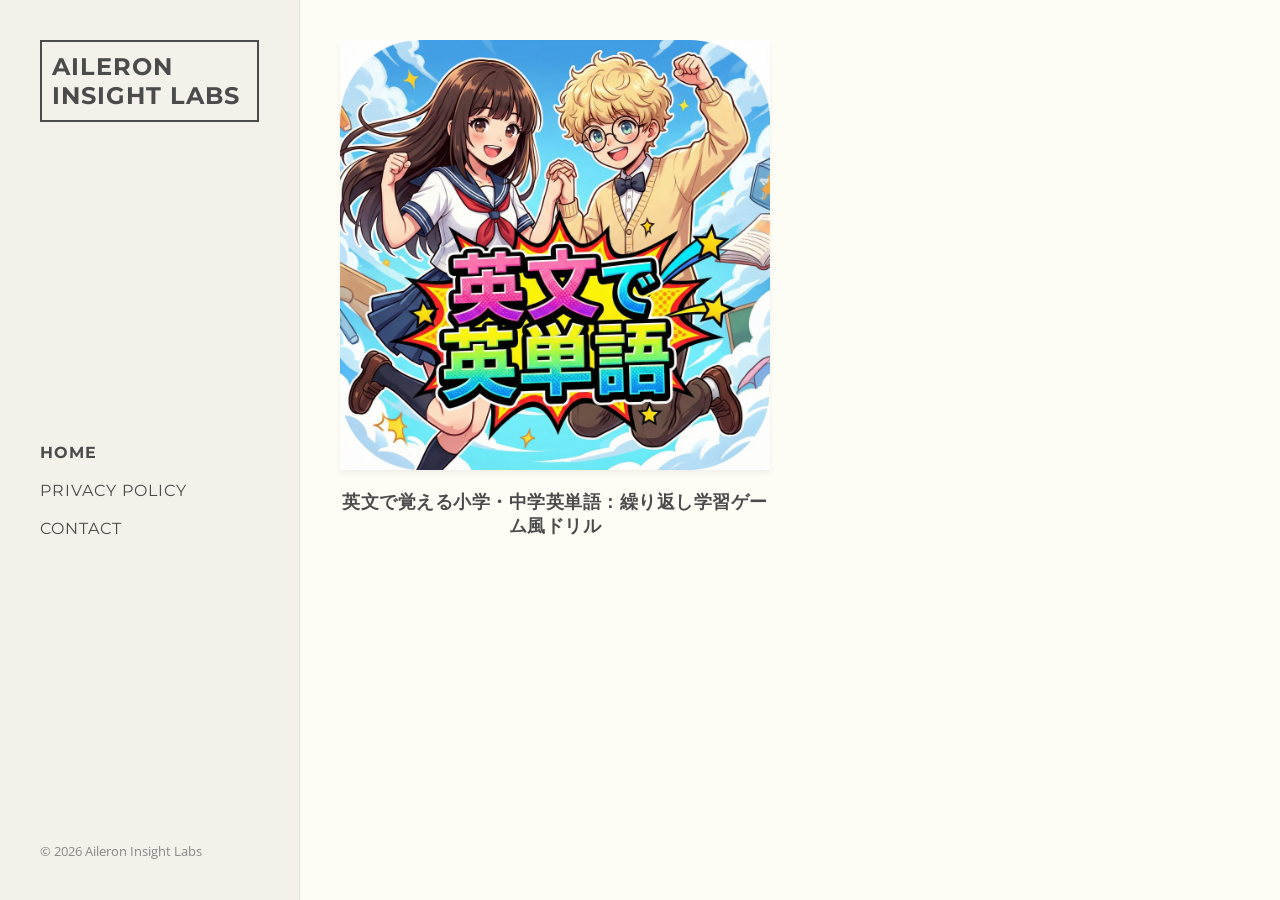
<file: index.html>
<!DOCTYPE html>
<html lang="ja">

<head>
    <meta charset="UTF-8">
    <meta name="viewport" content="width=device-width, initial-scale=1.0">
    <title>Aileron Insight Labs</title>
    <link rel="preconnect" href="https://fonts.googleapis.com">
    <link rel="preconnect" href="https://fonts.gstatic.com" crossorigin>
    <link
        href="https://fonts.googleapis.com/css2?family=Montserrat:wght@400;700&family=Open+Sans:wght@400;600&display=swap"
        rel="stylesheet">
    <link rel="stylesheet" href="css/style.css">
</head>

<body>

    <header class="sidebar">
        <div class="sidebar-header">
            <h1 class="logo"><a href="index.html">Aileron Insight Labs</a></h1>
            <button class="mobile-menu-toggle" aria-label="Toggle navigation">
                <span></span>
                <span></span>
                <span></span>
            </button>
        </div>

        <nav class="main-nav">
            <ul>
                <li><a href="index.html" class="active">Home</a></li>
                <!-- <li><a href="about.html">About</a></li> -->
                <li><a href="privacy.html">Privacy Policy</a></li>
                <li><a href="contact.html">Contact</a></li>
            </ul>
        </nav>

        <footer class="sidebar-footer">
            <p>&copy; 2026 Aileron Insight Labs</p>
        </footer>
    </header>

    <main class="content-area">
        <div class="posts-grid">
            <!-- Project 1 -->
            <article class="post-card">
                <a href="english-word-learning-app.html">
                    <img src="assets/images/appIcon001b.png" alt="英文で覚える小学・中学英単語" class="post-image">
                    <h2 class="post-title">英文で覚える小学・中学英単語：繰り返し学習ゲーム風ドリル</h2>
                </a>
            </article>

            <!-- Future projects can be added here -->
        </div>
    </main>

    <script src="js/main.js"></script>
</body>

</html>
</file>
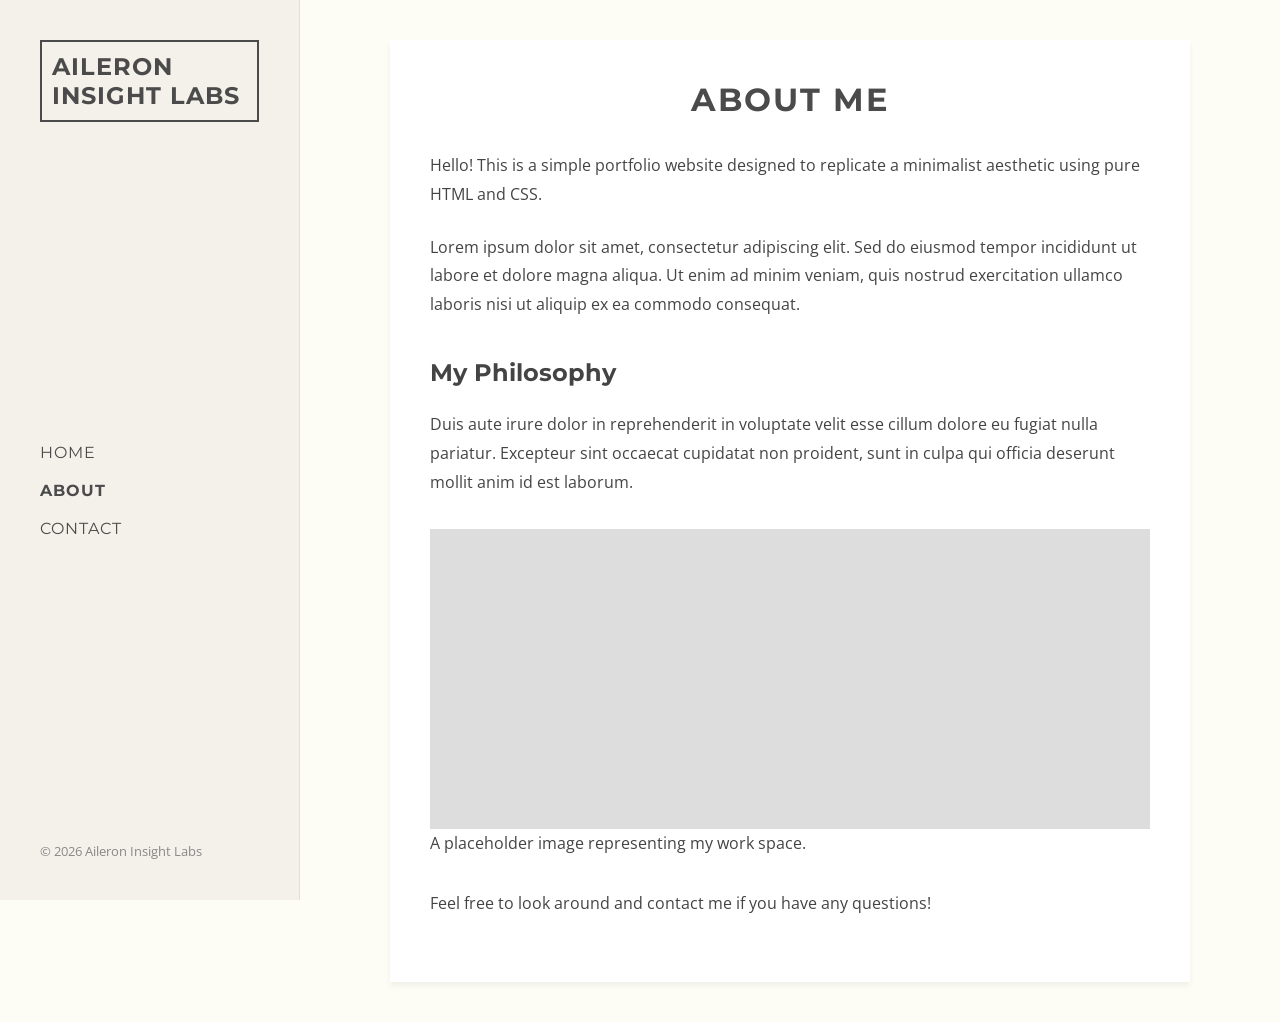
<file: about.html>
<!DOCTYPE html>
<html lang="ja">

<head>
    <meta charset="UTF-8">
    <meta name="viewport" content="width=device-width, initial-scale=1.0">
    <title>About - Aileron Insight Labs</title>
    <link rel="preconnect" href="https://fonts.googleapis.com">
    <link rel="preconnect" href="https://fonts.gstatic.com" crossorigin>
    <link
        href="https://fonts.googleapis.com/css2?family=Montserrat:wght@400;700&family=Open+Sans:wght@400;600&display=swap"
        rel="stylesheet">
    <link rel="stylesheet" href="css/style.css">
</head>

<body>

    <header class="sidebar">
        <div class="sidebar-header">
            <h1 class="logo"><a href="index.html">Aileron Insight Labs</a></h1>
            <button class="mobile-menu-toggle" aria-label="Toggle navigation">
                <span></span>
                <span></span>
                <span></span>
            </button>
        </div>

        <nav class="main-nav">
            <ul>
                <li><a href="index.html">Home</a></li>
                <li><a href="about.html" class="active">About</a></li>
                <li><a href="#">Contact</a></li>
            </ul>
        </nav>

        <footer class="sidebar-footer">
            <p>&copy; 2026 Aileron Insight Labs</p>
        </footer>
    </header>

    <main class="content-area">
        <article class="single-post">
            <header class="entry-header">
                <h1 class="entry-title">About Me</h1>
            </header>

            <div class="entry-content">
                <p>Hello! This is a simple portfolio website designed to replicate a minimalist aesthetic using pure
                    HTML and CSS.</p>

                <p>Lorem ipsum dolor sit amet, consectetur adipiscing elit. Sed do eiusmod tempor incididunt ut labore
                    et dolore magna aliqua. Ut enim ad minim veniam, quis nostrud exercitation ullamco laboris nisi ut
                    aliquip ex ea commodo consequat.</p>

                <h2>My Philosophy</h2>
                <p>Duis aute irure dolor in reprehenderit in voluptate velit esse cillum dolore eu fugiat nulla
                    pariatur. Excepteur sint occaecat cupidatat non proident, sunt in culpa qui officia deserunt mollit
                    anim id est laborum.</p>

                <div class="wp-block-image" style="margin: 2rem 0;">
                    <figure class="aligncenter">
                        <div style="background-color: #ddd; width: 100%; height: 300px;"></div>
                        <figcaption>A placeholder image representing my work space.</figcaption>
                    </figure>
                </div>

                <p>Feel free to look around and contact me if you have any questions!</p>
            </div>
        </article>
    </main>

    <script src="js/main.js"></script>
</body>

</html>
</file>
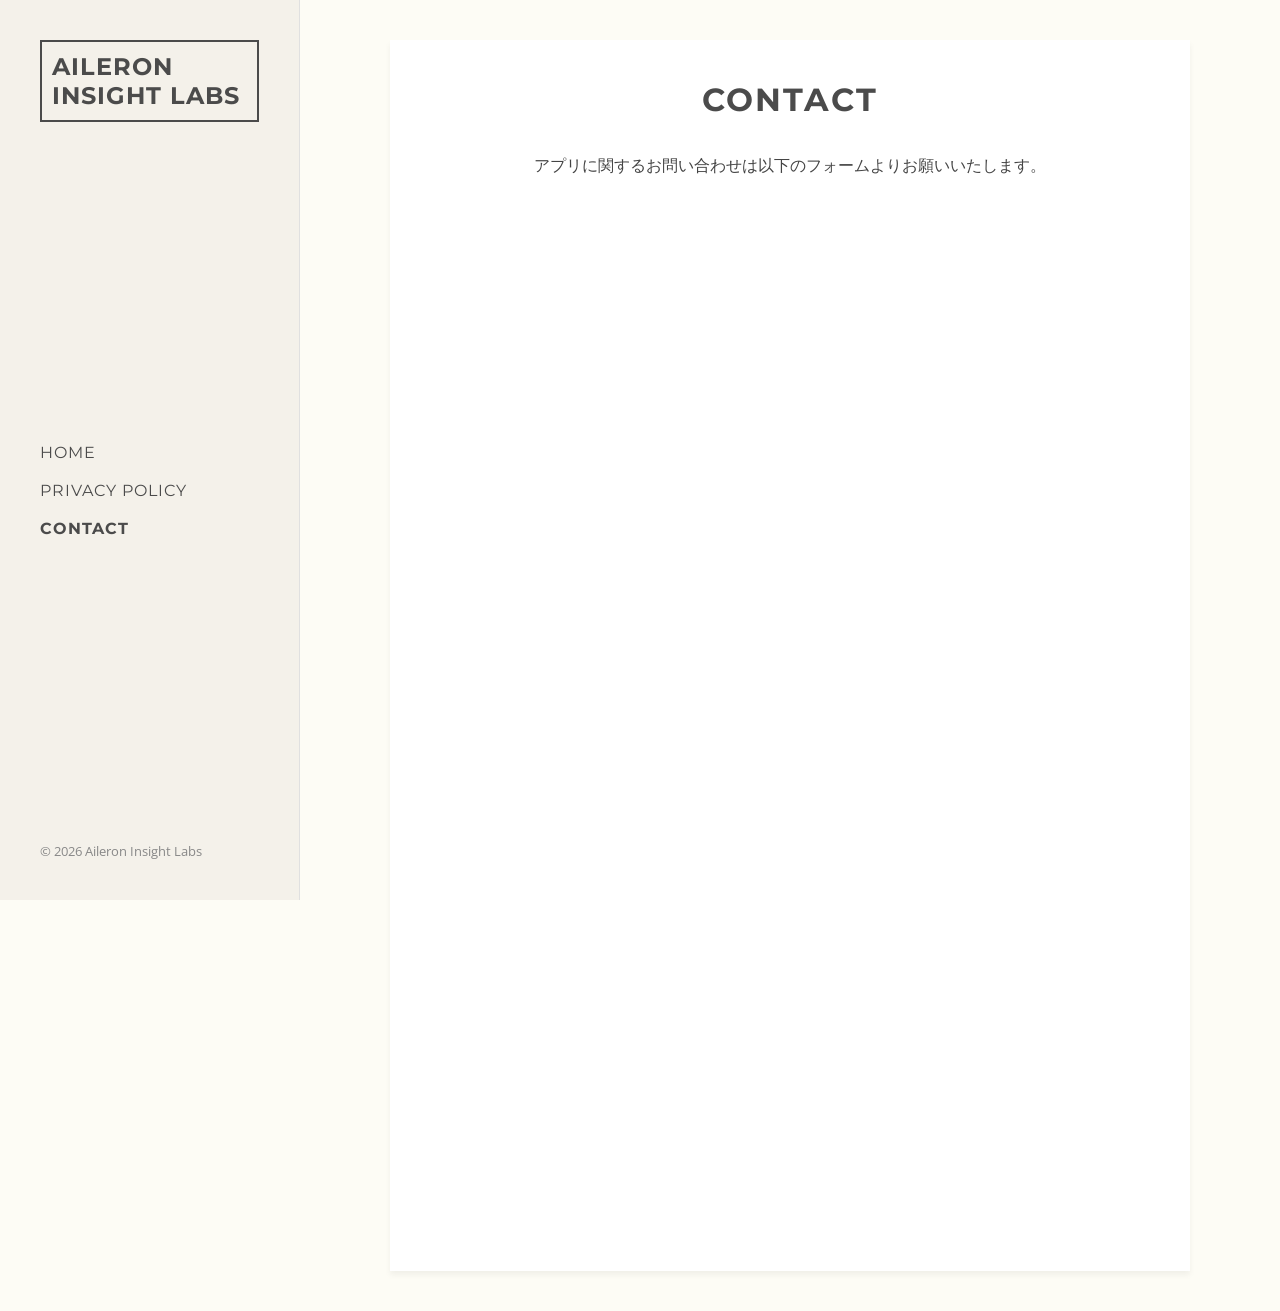
<file: contact.html>
<!DOCTYPE html>
<html lang="ja">

<head>
    <meta charset="UTF-8">
    <meta name="viewport" content="width=device-width, initial-scale=1.0">
    <title>Contact - Aileron Insight Labs</title>
    <link rel="preconnect" href="https://fonts.googleapis.com">
    <link rel="preconnect" href="https://fonts.gstatic.com" crossorigin>
    <link
        href="https://fonts.googleapis.com/css2?family=Montserrat:wght@400;700&family=Open+Sans:wght@400;600&display=swap"
        rel="stylesheet">
    <link rel="stylesheet" href="css/style.css">
    <style>
        .iframe-container {
            position: relative;
            width: 100%;
            overflow: hidden;
            padding-top: 10px;
        }

        iframe {
            width: 100%;
            height: 1000px;
            /* Adjust height as needed */
            border: none;
        }
    </style>
</head>

<body>

    <header class="sidebar">
        <div class="sidebar-header">
            <h1 class="logo"><a href="index.html">Aileron Insight Labs</a></h1>
            <button class="mobile-menu-toggle" aria-label="Toggle navigation">
                <span></span>
                <span></span>
                <span></span>
            </button>
        </div>

        <nav class="main-nav">
            <ul>
                <li><a href="index.html">Home</a></li>
                <!-- <li><a href="about.html">About</a></li> -->
                <li><a href="privacy.html">Privacy Policy</a></li>
                <li><a href="contact.html" class="active">Contact</a></li>
            </ul>
        </nav>

        <footer class="sidebar-footer">
            <p>&copy; 2026 Aileron Insight Labs</p>
        </footer>
    </header>

    <main class="content-area">
        <article class="single-post">
            <header class="entry-header">
                <h1 class="entry-title">Contact</h1>
            </header>

            <div class="entry-content">
                <p style="text-align: center; margin-bottom: 2rem;">
                    アプリに関するお問い合わせは以下のフォームよりお願いいたします。<br>
                </p>

                <div class="iframe-container">
                    <iframe
                        src="https://docs.google.com/forms/d/e/1FAIpQLSdQOX_Y97SpN9cj-eBEQpvvjoDLjd7vXD7KNr3pYXcf0mrhUQ/viewform?embedded=true"
                        marginheight="0" marginwidth="0">読み込んでいます…</iframe>
                </div>
            </div>
        </article>
    </main>

    <script src="js/main.js"></script>
</body>

</html>
</file>
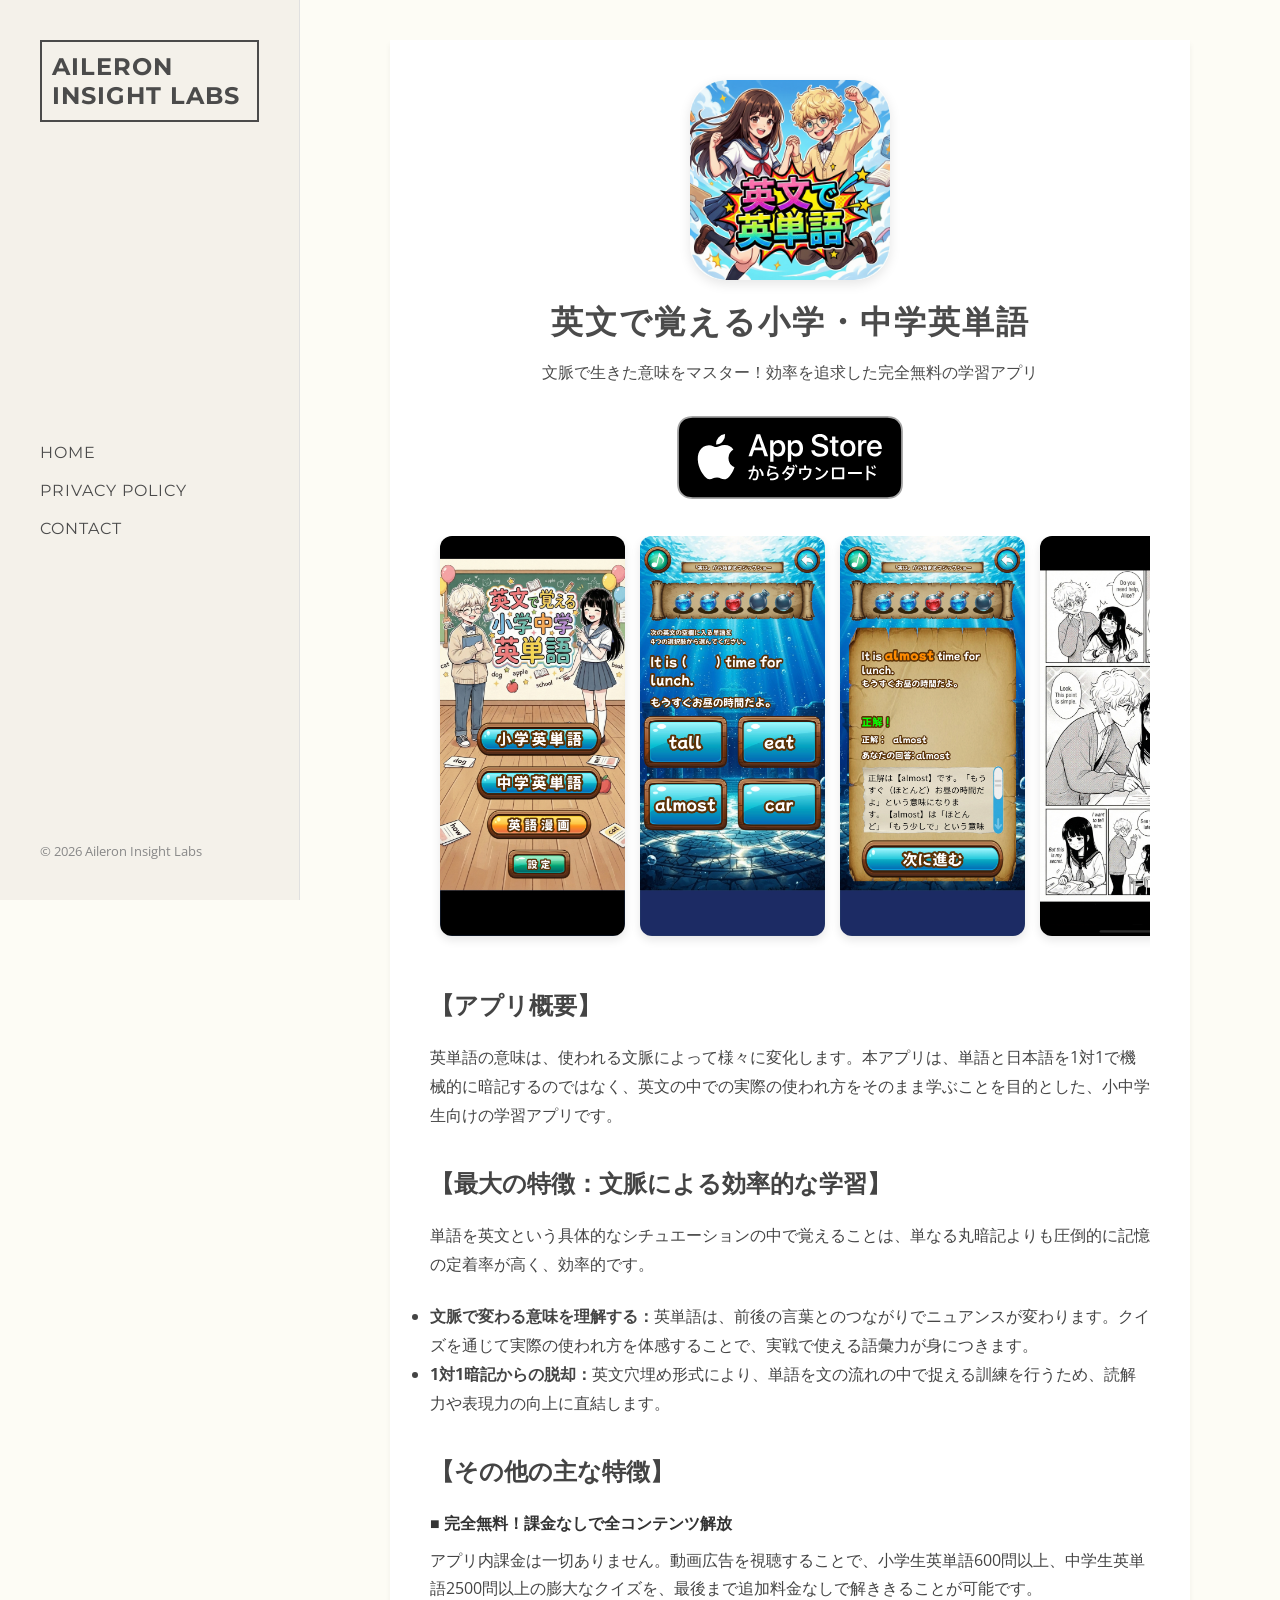
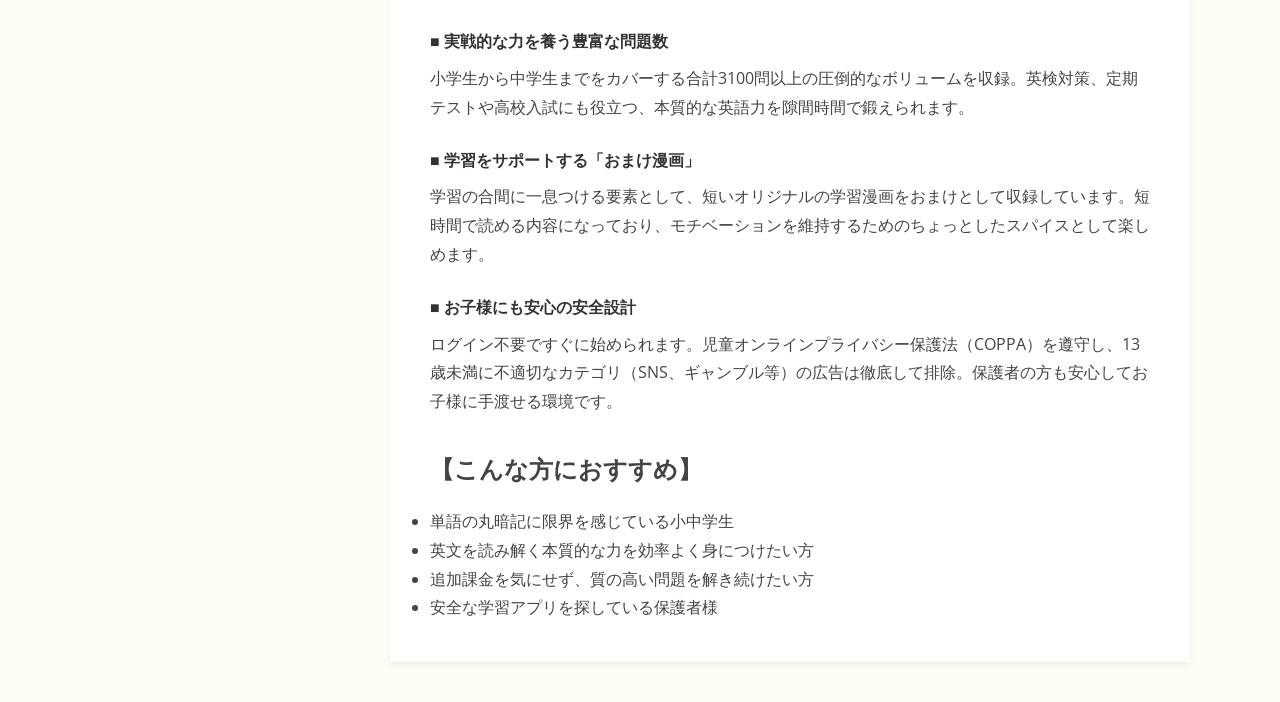
<file: english-word-learning-app.html>
<!DOCTYPE html>
<html lang="ja">

<head>
    <meta charset="UTF-8">
    <meta name="viewport" content="width=device-width, initial-scale=1.0">
    <title>英文で覚える小学・中学英単語 - Aileron Insight Labs</title>
    <link rel="preconnect" href="https://fonts.googleapis.com">
    <link rel="preconnect" href="https://fonts.gstatic.com" crossorigin>
    <link
        href="https://fonts.googleapis.com/css2?family=Montserrat:wght@400;700&family=Open+Sans:wght@400;600&display=swap"
        rel="stylesheet">
    <link rel="stylesheet" href="css/style.css">
    <style>
        .app-header {
            text-align: center;
            margin-bottom: 2rem;
        }

        .app-icon-large {
            width: 200px;
            height: 200px;
            border-radius: 35px;
            /* iOS icon style */
            box-shadow: 0 4px 12px rgba(0, 0, 0, 0.1);
            margin-bottom: 1rem;
        }

        .store-badge {
            display: inline-block;
            margin-top: 1rem;
            padding: 10px 20px;
            background-color: #007aff;
            color: white;
            text-decoration: none;
            border-radius: 8px;
            font-weight: bold;
            transition: background-color 0.3s;
        }

        .store-badge:hover {
            background-color: #0056b3;
        }

        .feature-list {
            list-style: none;
            padding: 0;
        }

        .feature-list li {
            margin-bottom: 1.5rem;
        }

        .feature-title {
            font-weight: bold;
            display: block;
            margin-bottom: 0.5rem;
            color: #333;
        }

        /* Screenshot Carousel Styles */
        .screenshots-container {
            width: 100%;
            overflow-x: auto;
            -webkit-overflow-scrolling: touch;
            /* Smooth scrolling on iOS */
            margin-bottom: 2rem;
            padding-bottom: 1rem;
            /* Space for scrollbar */
        }

        .screenshots-scroll {
            display: flex;
            gap: 15px;
            padding: 0 10px;
            /* Optional: padding on sides */
            width: max-content;
            /* Ensure container expands to fit all images */
        }

        .screenshot-img {
            height: 400px;
            /* Adjust height based on your screenshot aspect ratio */
            width: auto;
            border-radius: 12px;
            box-shadow: 0 4px 10px rgba(0, 0, 0, 0.1);
            object-fit: contain;
            background-color: #f0f0f0;
            /* Placeholder background */
        }

        /* Hide scrollbar for cleaner look (optional, but keeps functionality) */
        .screenshots-container::-webkit-scrollbar {
            height: 8px;
        }

        .screenshots-container::-webkit-scrollbar-thumb {
            background-color: #ccc;
            border-radius: 4px;
        }
    </style>
</head>

<body>

    <header class="sidebar">
        <div class="sidebar-header">
            <h1 class="logo"><a href="index.html">Aileron Insight Labs</a></h1>
            <button class="mobile-menu-toggle" aria-label="Toggle navigation">
                <span></span>
                <span></span>
                <span></span>
            </button>
        </div>

        <nav class="main-nav">
            <ul>
                <li><a href="index.html">Home</a></li>
                <!-- <li><a href="about.html">About</a></li> -->
                <li><a href="privacy.html">Privacy Policy</a></li>
                <li><a href="contact.html">Contact</a></li>
            </ul>
        </nav>

        <footer class="sidebar-footer">
            <p>&copy; 2026 Aileron Insight Labs</p>
        </footer>
    </header>

    <main class="content-area">
        <article class="single-post">
            <header class="entry-header">
                <div class="app-header">
                    <img src="assets/images/appIcon001b.png" alt="英文で覚える小学・中学英単語 アイコン" class="app-icon-large">
                    <h1 class="entry-title">英文で覚える小学・中学英単語</h1>
                    <p class="subtitle" style="margin-bottom: 2rem;">文脈で生きた意味をマスター！効率を追求した完全無料の学習アプリ</p>
                    <a href="https://apps.apple.com/app/id6758227322"
                        style="display: inline-block; overflow: hidden; border-radius: 13px; width: 250px; height: 83px;"
                        target="_blank">
                        <!-- Uploaded to: assets/images/app-store-badge.svg -->
                        <img src="./assets/images/app-store-badge.svg" alt="App Storeからダウンロード"
                            style="border-radius: 13px; width: 250px; height: 83px;">
                    </a>
                </div>
            </header>

            <div class="screenshots-container">
                <div class="screenshots-scroll">
                    <!-- Step 1: Place your screenshot images in assets/images/screenshots/ -->
                    <!-- Step 2: Name them screen01.png, screen02.png, ... screen06.png -->
                    <!-- Step 3: Or update the src attributes below to match your filenames -->
                    <img src="assets/images/screenshots/screen01.jpg" alt="Screenshot 1" class="screenshot-img">
                    <img src="assets/images/screenshots/screen02.jpg" alt="Screenshot 2" class="screenshot-img">
                    <img src="assets/images/screenshots/screen03.jpg" alt="Screenshot 3" class="screenshot-img">
                    <img src="assets/images/screenshots/screen04.jpg" alt="Screenshot 4" class="screenshot-img">
                    <img src="assets/images/screenshots/screen05.jpg" alt="Screenshot 5" class="screenshot-img">
                    <img src="assets/images/screenshots/screen06.jpg" alt="Screenshot 6" class="screenshot-img">
                    <img src="assets/images/screenshots/screen07.jpg" alt="Screenshot 7" class="screenshot-img">
                </div>
            </div>

            <div class="entry-content">
                <h2>【アプリ概要】</h2>
                <p>英単語の意味は、使われる文脈によって様々に変化します。本アプリは、単語と日本語を1対1で機械的に暗記するのではなく、英文の中での実際の使われ方をそのまま学ぶことを目的とした、小中学生向けの学習アプリです。
                </p>

                <h2>【最大の特徴：文脈による効率的な学習】</h2>
                <p>単語を英文という具体的なシチュエーションの中で覚えることは、単なる丸暗記よりも圧倒的に記憶の定着率が高く、効率的です。</p>
                <ul>
                    <li><strong>文脈で変わる意味を理解する：</strong>英単語は、前後の言葉とのつながりでニュアンスが変わります。クイズを通じて実際の使われ方を体感することで、実戦で使える語彙力が身につきます。
                    </li>
                    <li><strong>1対1暗記からの脱却：</strong>英文穴埋め形式により、単語を文の流れの中で捉える訓練を行うため、読解力や表現力の向上に直結します。</li>
                </ul>

                <h2>【その他の主な特徴】</h2>
                <div class="feature-list">
                    <div class="feature-item">
                        <span class="feature-title">■ 完全無料！課金なしで全コンテンツ解放</span>
                        <p>アプリ内課金は一切ありません。動画広告を視聴することで、小学生英単語600問以上、中学生英単語2500問以上の膨大なクイズを、最後まで追加料金なしで解ききることが可能です。</p>
                    </div>

                    <div class="feature-item">
                        <span class="feature-title">■ 実戦的な力を養う豊富な問題数</span>
                        <p>小学生から中学生までをカバーする合計3100問以上の圧倒的なボリュームを収録。英検対策、定期テストや高校入試にも役立つ、本質的な英語力を隙間時間で鍛えられます。</p>
                    </div>

                    <div class="feature-item">
                        <span class="feature-title">■ 学習をサポートする「おまけ漫画」</span>
                        <p>学習の合間に一息つける要素として、短いオリジナルの学習漫画をおまけとして収録しています。短時間で読める内容になっており、モチベーションを維持するためのちょっとしたスパイスとして楽しめます。
                        </p>
                    </div>

                    <div class="feature-item">
                        <span class="feature-title">■ お子様にも安心の安全設計</span>
                        <p>ログイン不要ですぐに始められます。児童オンラインプライバシー保護法（COPPA）を遵守し、13歳未満に不適切なカテゴリ（SNS、ギャンブル等）の広告は徹底して排除。保護者の方も安心してお子様に手渡せる環境です。
                        </p>
                    </div>
                </div>

                <h2>【こんな方におすすめ】</h2>
                <ul>
                    <li>単語の丸暗記に限界を感じている小中学生</li>
                    <li>英文を読み解く本質的な力を効率よく身につけたい方</li>
                    <li>追加課金を気にせず、質の高い問題を解き続けたい方</li>
                    <li>安全な学習アプリを探している保護者様</li>
                </ul>
            </div>
        </article>
    </main>

    <script src="js/main.js"></script>
</body>

</html>
</file>
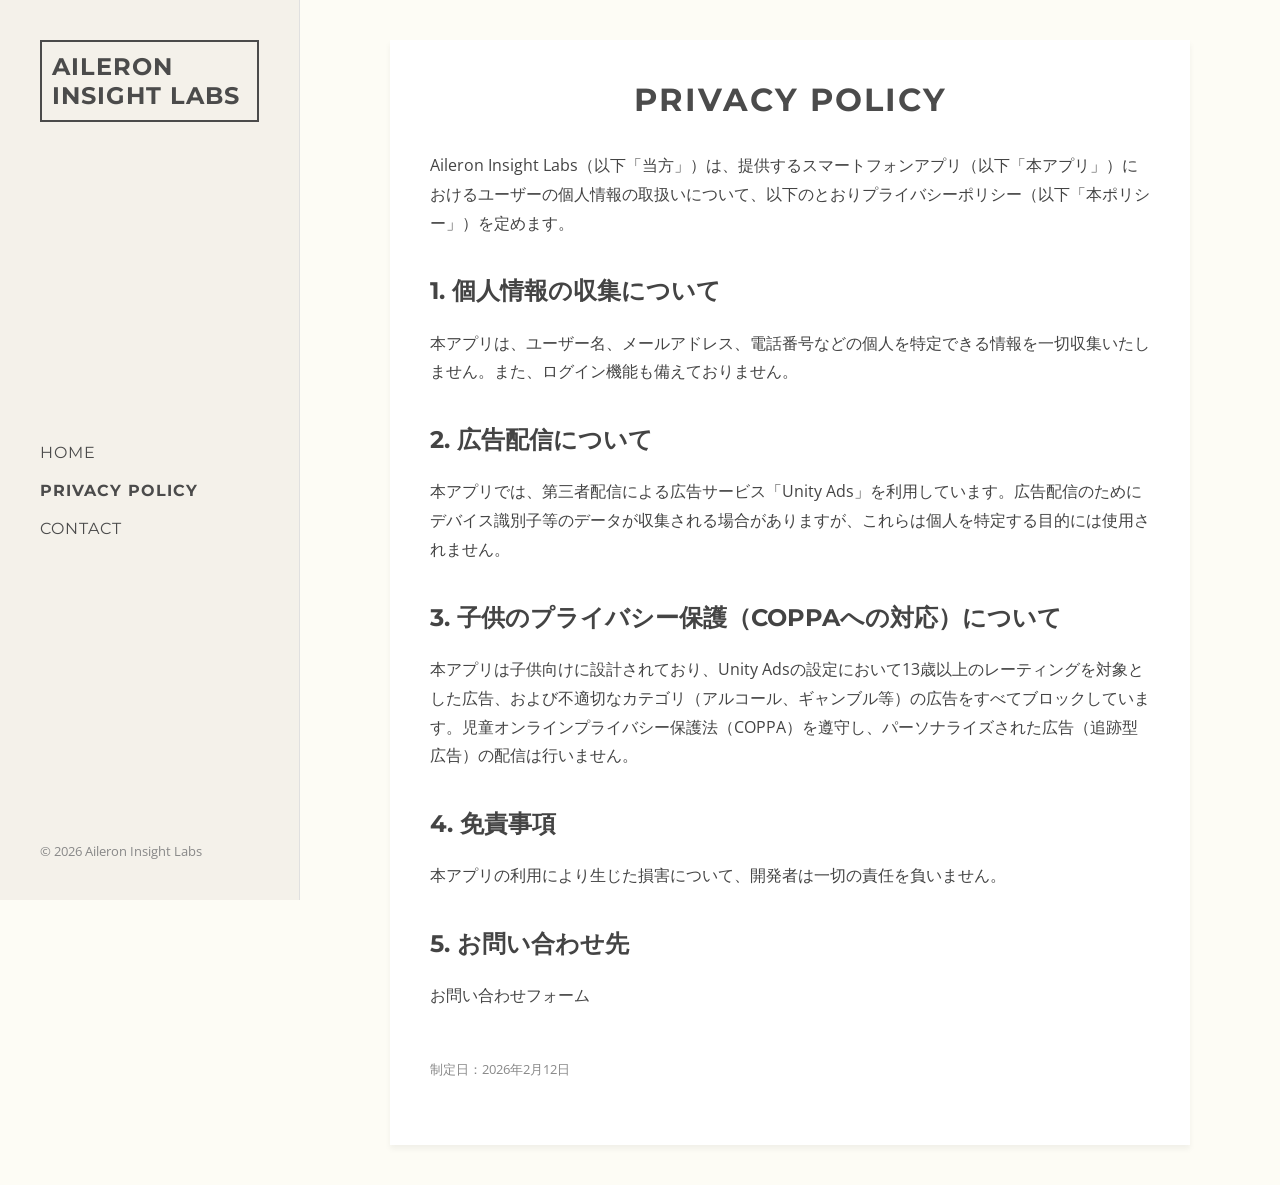
<file: privacy.html>
<!DOCTYPE html>
<html lang="ja">

<head>
    <meta charset="UTF-8">
    <meta name="viewport" content="width=device-width, initial-scale=1.0">
    <title>Privacy Policy - Aileron Insight Labs</title>
    <link rel="preconnect" href="https://fonts.googleapis.com">
    <link rel="preconnect" href="https://fonts.gstatic.com" crossorigin>
    <link
        href="https://fonts.googleapis.com/css2?family=Montserrat:wght@400;700&family=Open+Sans:wght@400;600&display=swap"
        rel="stylesheet">
    <link rel="stylesheet" href="css/style.css">
</head>

<body>

    <header class="sidebar">
        <div class="sidebar-header">
            <h1 class="logo"><a href="index.html">Aileron Insight Labs</a></h1>
            <button class="mobile-menu-toggle" aria-label="Toggle navigation">
                <span></span>
                <span></span>
                <span></span>
            </button>
        </div>

        <nav class="main-nav">
            <ul>
                <li><a href="index.html">Home</a></li>
                <!-- <li><a href="about.html">About</a></li> -->
                <li><a href="privacy.html" class="active">Privacy Policy</a></li>
                <li><a href="contact.html">Contact</a></li>
            </ul>
        </nav>

        <footer class="sidebar-footer">
            <p>&copy; 2026 Aileron Insight Labs</p>
        </footer>
    </header>

    <main class="content-area">
        <article class="single-post">
            <header class="entry-header">
                <h1 class="entry-title">Privacy Policy</h1>
            </header>

            <div class="entry-content">
                <p>Aileron Insight
                    Labs（以下「当方」）は、提供するスマートフォンアプリ（以下「本アプリ」）におけるユーザーの個人情報の取扱いについて、以下のとおりプライバシーポリシー（以下「本ポリシー」）を定めます。</p>

                <h2>1. 個人情報の収集について</h2>
                <p>本アプリは、ユーザー名、メールアドレス、電話番号などの個人を特定できる情報を一切収集いたしません。また、ログイン機能も備えておりません。</p>

                <h2>2. 広告配信について</h2>
                <p>本アプリでは、第三者配信による広告サービス「Unity Ads」を利用しています。広告配信のためにデバイス識別子等のデータが収集される場合がありますが、これらは個人を特定する目的には使用されません。
                </p>

                <h2>3. 子供のプライバシー保護（COPPAへの対応）について</h2>
                <p>本アプリは子供向けに設計されており、Unity
                    Adsの設定において13歳以上のレーティングを対象とした広告、および不適切なカテゴリ（アルコール、ギャンブル等）の広告をすべてブロックしています。児童オンラインプライバシー保護法（COPPA）を遵守し、パーソナライズされた広告（追跡型広告）の配信は行いません。
                </p>

                <h2>4. 免責事項</h2>
                <p>本アプリの利用により生じた損害について、開発者は一切の責任を負いません。</p>

                <h2>5. お問い合わせ先</h2>
                <p><a href="https://forms.gle/41Q6T6YegFdEkJji9" target="_blank">お問い合わせフォーム</a></p>

                <p style="margin-top: 3rem; font-size: 0.8rem; color: #888;">
                    制定日：2026年2月12日
                </p>
            </div>
        </article>
    </main>

    <script src="js/main.js"></script>
</body>

</html>
</file>
<file: css/style.css>
:root {
    --bg-color: #fdfcf5;
    /* Pale cream */
    --sidebar-bg: #f4f1ea;
    /* Slightly darker cream for sidebar */
    --text-color: #4b4b4b;
    /* Warmer dark grey to match cream */
    --accent-color: #000000;
    --font-heading: 'Montserrat', sans-serif;
    --font-body: 'Open Sans', sans-serif;
    --sidebar-width: 300px;
}

* {
    box-sizing: border-box;
    margin: 0;
    padding: 0;
}

body {
    font-family: var(--font-body);
    background-color: var(--bg-color);
    color: var(--text-color);
    display: flex;
    min-height: 100vh;
}

a {
    text-decoration: none;
    color: inherit;
    transition: color 0.3s;
}

a:hover {
    color: #666;
}

/* Sidebar Styles */
.sidebar {
    width: var(--sidebar-width);
    background-color: var(--sidebar-bg);
    padding: 40px;
    position: fixed;
    height: 100vh;
    display: flex;
    flex-direction: column;
    justify-content: space-between;
    left: 0;
    top: 0;
    z-index: 1000;
    border-right: 1px solid #e0e0e0;
}

.sidebar-header .logo {
    font-family: var(--font-heading);
    font-size: 1.5rem;
    font-weight: 700;
    margin-bottom: 2rem;
    text-transform: uppercase;
    letter-spacing: 1px;
    border: 2px solid var(--text-color);
    padding: 10px;
    display: inline-block;
}

.main-nav ul {
    list-style: none;
}

.main-nav li {
    margin-bottom: 1rem;
}

.main-nav a {
    font-family: var(--font-heading);
    font-size: 1rem;
    font-weight: 400;
    text-transform: uppercase;
    letter-spacing: 1px;
}

.main-nav a.active {
    font-weight: 700;
}

.sidebar-footer {
    font-size: 0.8rem;
    color: #888;
}

.mobile-menu-toggle {
    display: none;
}

/* Main Content Area */
.content-area {
    margin-left: var(--sidebar-width);
    padding: 40px;
    width: calc(100% - var(--sidebar-width));
}

.posts-grid {
    display: grid;
    grid-template-columns: repeat(2, 1fr);
    /* 2 Columns by default */
    gap: 40px;
    max-width: 1200px;
    margin: 0 auto;
}

.post-card {
    background: transparent;
}

.post-image {
    width: 100%;
    aspect-ratio: 1 / 1;
    object-fit: cover;
    background-color: #fff;
    margin-bottom: 15px;
    box-shadow: 0 4px 6px rgba(0, 0, 0, 0.05);
    transition: transform 0.3s ease, box-shadow 0.3s ease;
}

.post-card:hover .post-image {
    transform: translateY(-5px);
    box-shadow: 0 10px 15px rgba(0, 0, 0, 0.1);
}

.post-title {
    font-family: var(--font-heading);
    font-size: 1.1rem;
    font-weight: 700;
    text-align: center;
    text-transform: uppercase;
    letter-spacing: 0.5px;
}

/* Mobile Responsiveness */
@media (max-width: 768px) {
    body {
        flex-direction: column;
    }

    .sidebar {
        width: 100%;
        height: auto;
        position: relative;
        padding: 20px;
        flex-direction: row;
        align-items: center;
        border-right: none;
        border-bottom: 1px solid #e0e0e0;
    }

    .sidebar-header {
        display: flex;
        justify-content: space-between;
        align-items: center;
        width: 100%;
    }

    .sidebar-header .logo {
        margin-bottom: 0;
        font-size: 1.2rem;
    }

    .mobile-menu-toggle {
        display: block;
        background: none;
        border: none;
        cursor: pointer;
        padding: 10px;
    }

    .mobile-menu-toggle span {
        display: block;
        width: 25px;
        height: 3px;
        background-color: var(--text-color);
        margin: 5px 0;
    }

    .main-nav {
        display: none;
        /* Hidden by default on mobile */
        position: absolute;
        top: 100%;
        left: 0;
        width: 100%;
        background-color: var(--sidebar-bg);
        padding: 20px;
        border-bottom: 1px solid #e0e0e0;
        text-align: center;
    }

    .main-nav.open {
        display: block;
    }

    .sidebar-footer {
        display: none;
        /* Often hidden in header on mobile */
    }

    .content-area {
        margin-left: 0;
        width: 100%;
        padding: 20px;
    }

    .posts-grid {
        grid-template-columns: 1fr;
        /* Single column on mobile */
        gap: 30px;
    }
}

/* Single Post Styles */
.single-post {
    background-color: #fff;
    padding: 40px;
    max-width: 800px;
    margin: 0 auto;
    box-shadow: 0 4px 6px rgba(0, 0, 0, 0.05);
}

.entry-header {
    margin-bottom: 2rem;
    text-align: center;
}

.entry-title {
    font-family: var(--font-heading);
    font-size: 2rem;
    text-transform: uppercase;
    letter-spacing: 2px;
    margin-bottom: 1rem;
}

.entry-content {
    font-family: var(--font-body);
    line-height: 1.8;
    color: #444;
}

.entry-content p {
    margin-bottom: 1.5rem;
}

.entry-content h2 {
    font-family: var(--font-heading);
    margin-top: 2rem;
    margin-bottom: 1rem;
    font-size: 1.5rem;
}

@media (max-width: 768px) {
    .single-post {
        padding: 20px;
    }

    .entry-title {
        font-size: 1.5rem;
    }
}
</file>
